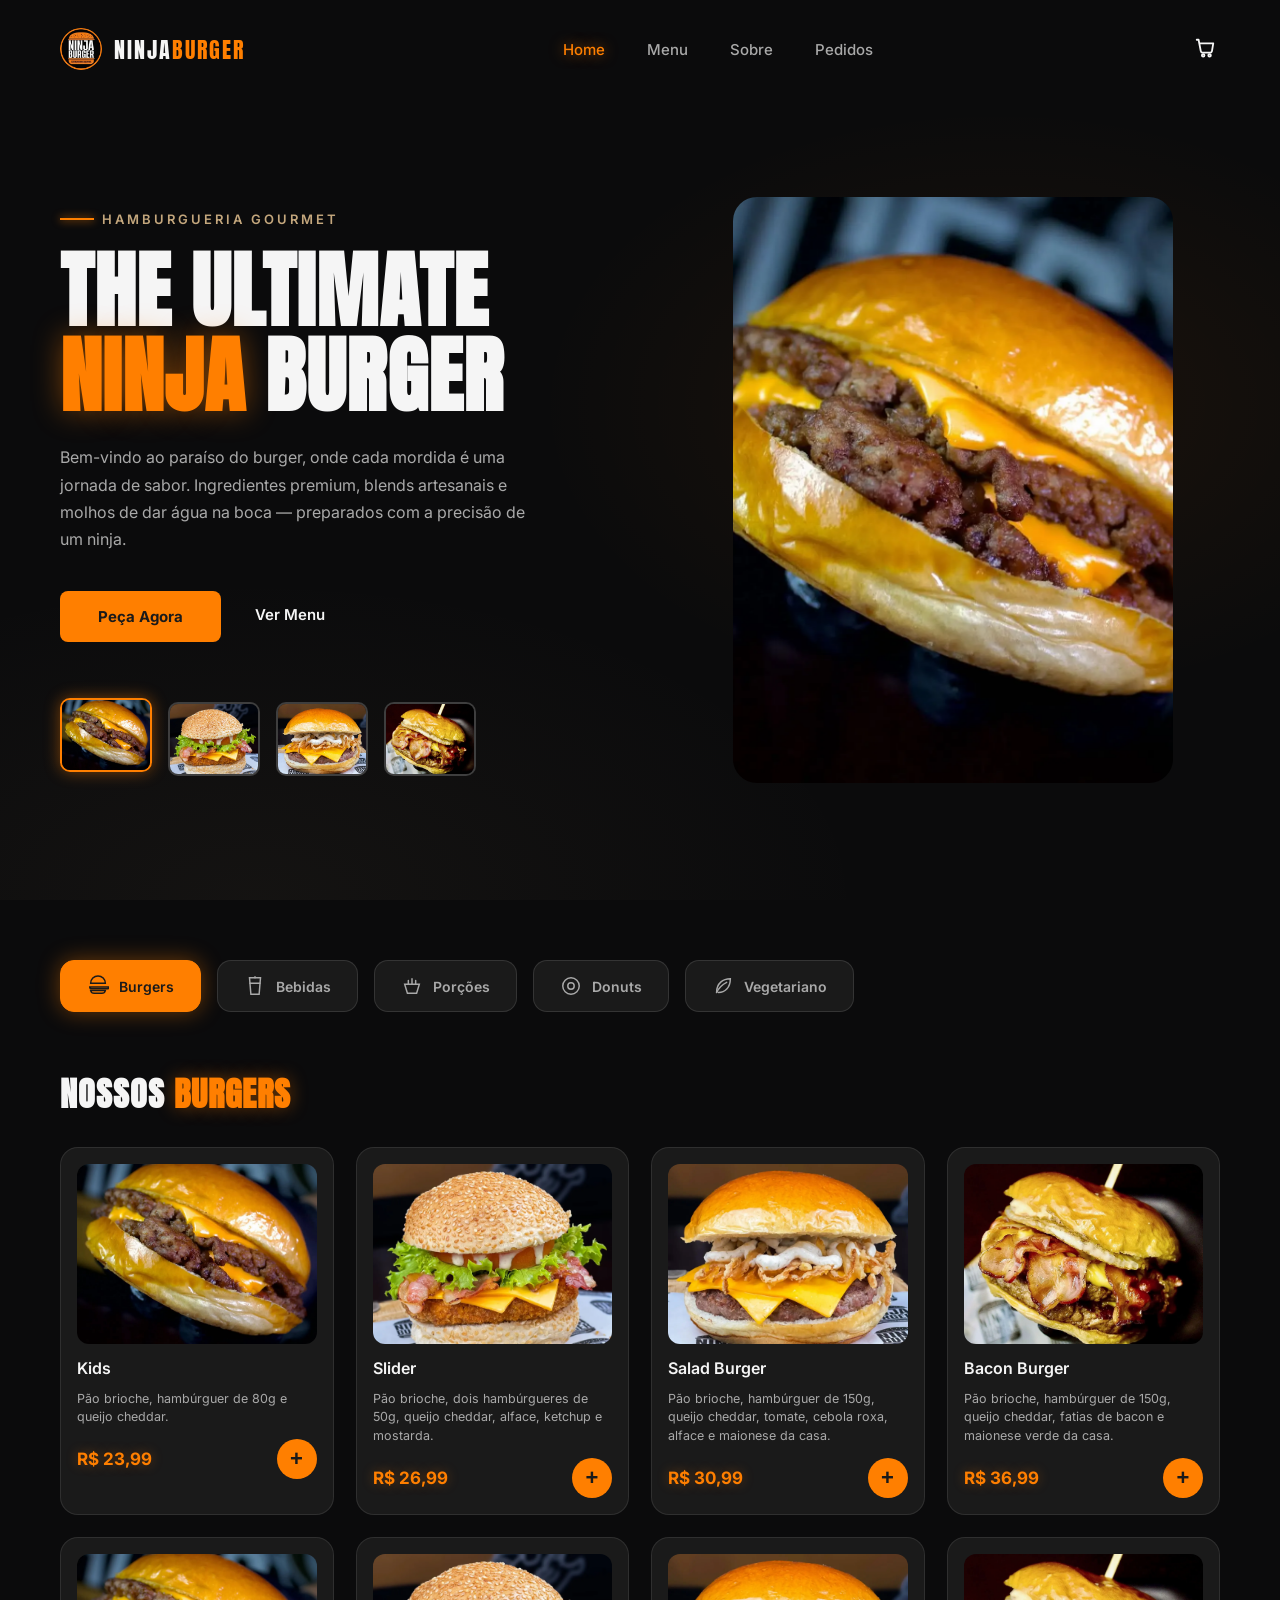
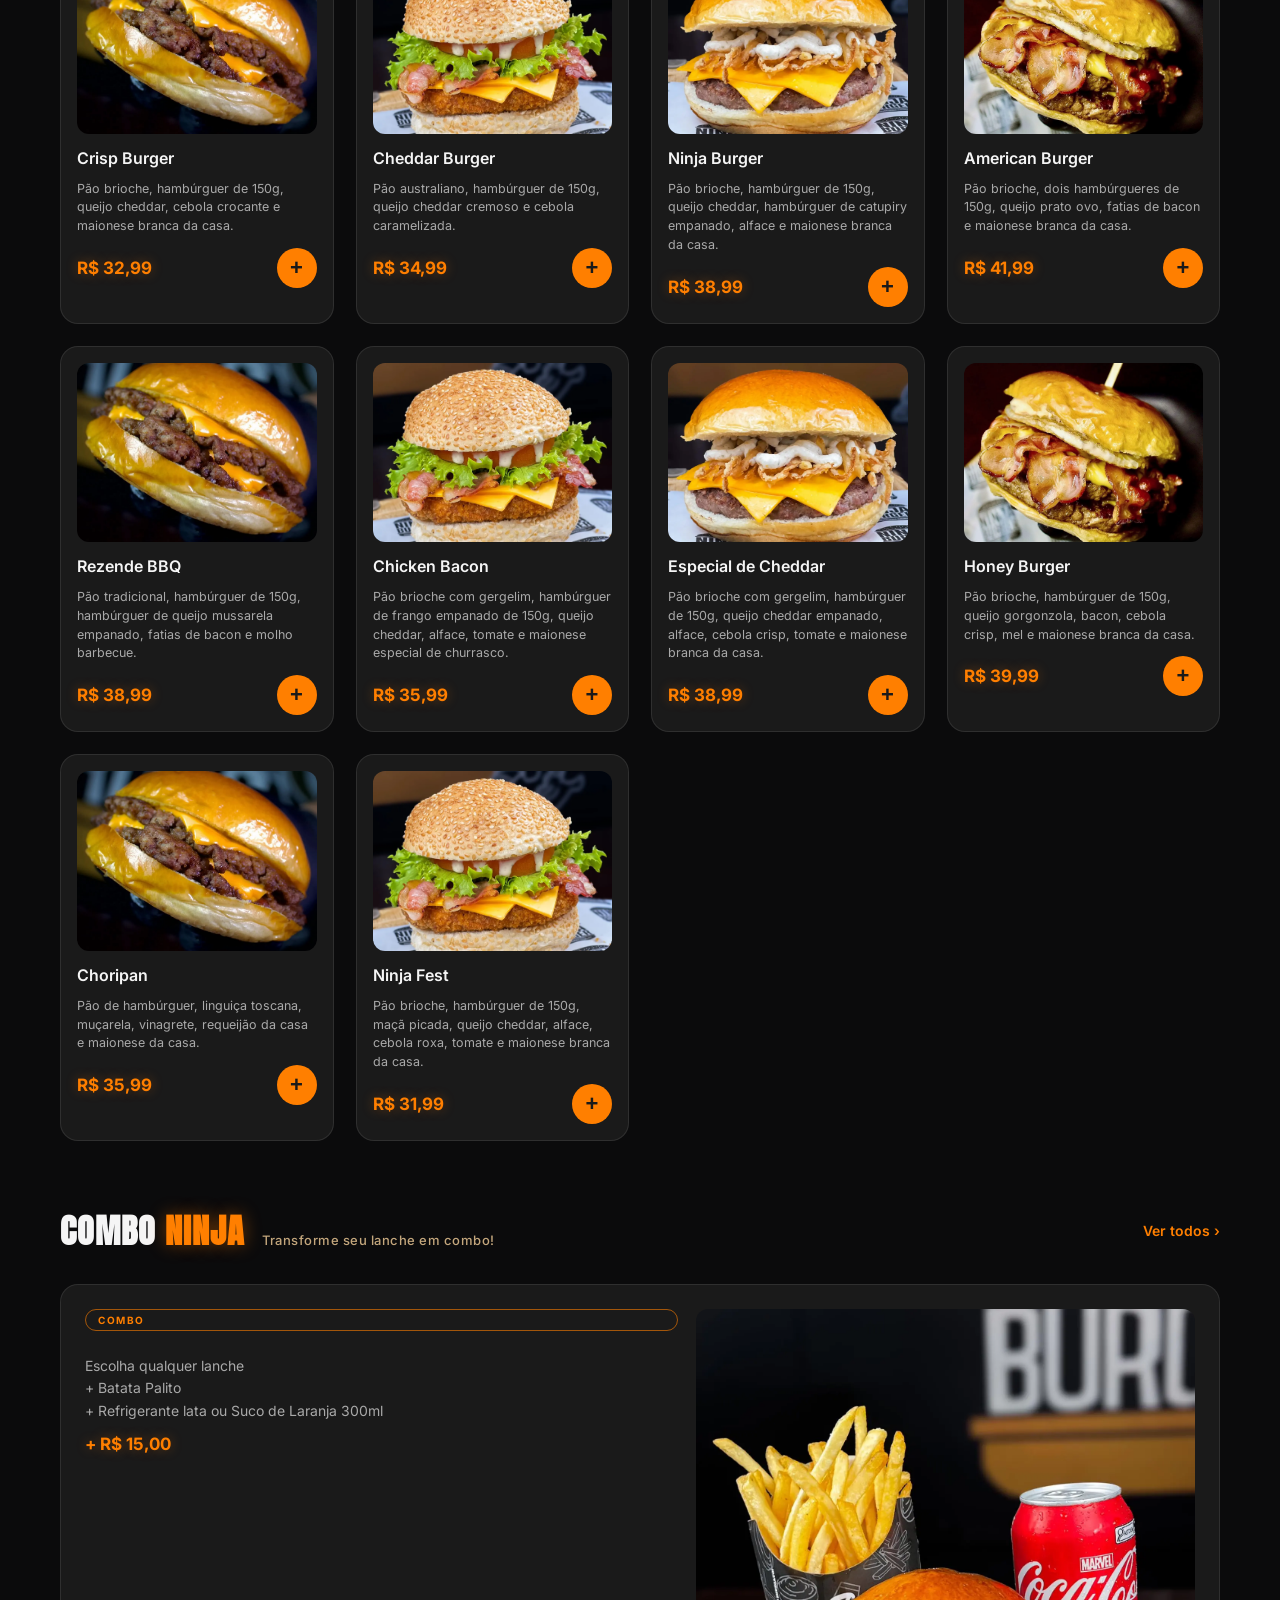
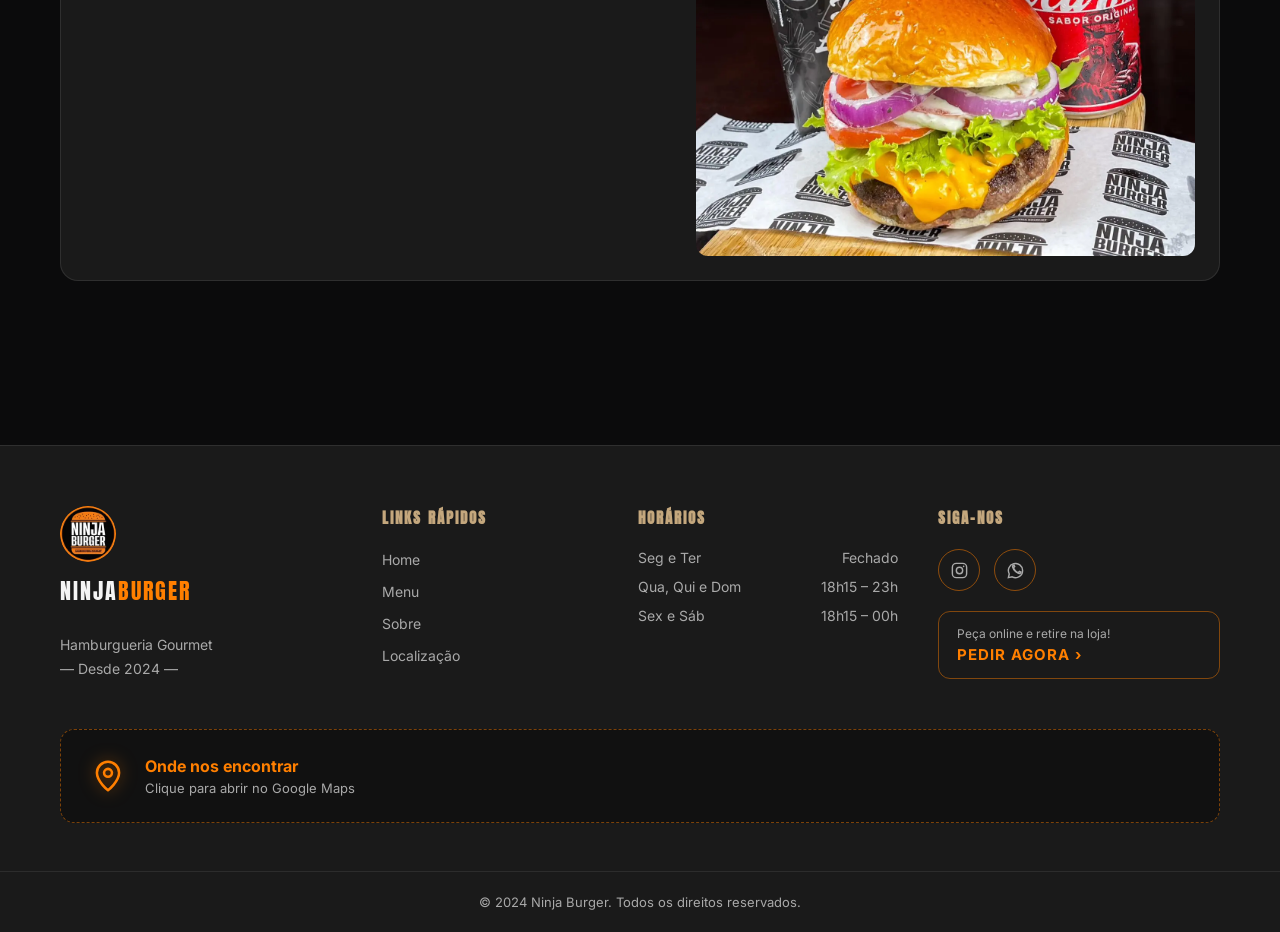
<file: index.html>
<!doctype html>
<html lang="pt-BR">
  <head>
    <meta charset="UTF-8" />
    <meta name="viewport" content="width=device-width, initial-scale=1.0" />
    <meta
      name="description"
      content="Ninja Burger — Hamburgueria Gourmet. Burgers artesanais, porções, donuts e bebidas. Peça online e retire na loja."
    />
    <meta name="theme-color" content="#0b0b0c" />
    <title>Ninja Burger — Hamburgeria Gourmet</title>
    <link rel="icon" type="image/png" href="imagens/logo_ninjaburger.jpg" />
    <link rel="preconnect" href="https://fonts.googleapis.com" />
    <link rel="preconnect" href="https://fonts.gstatic.com" crossorigin />
    <link
      href="https://fonts.googleapis.com/css2?family=Anton&family=Inter:wght@400;500;600;700&display=swap"
      rel="stylesheet"
    />
    <link rel="stylesheet" href="css/style.css" />
    <script defer src="https://cdn.vercel-insights.com/v1/script.js"></script>
  </head>
  <body>
    <!-- NAVBAR -->
    <header class="navbar">
      <a href="#home" class="logo">
        <img
          src="imagens/logo_ninjaburger.jpg"
          alt="Logo Ninja Burger"
          class="logo-img"
        />
        <span class="logo-text">Ninja<em>Burger</em></span>
      </a>

      <nav>
        <ul class="nav-links">
          <li><a href="#home" class="active">Home</a></li>
          <li><a href="#menu">Menu</a></li>
          <li><a href="#sobre">Sobre</a></li>
          <li><a href="#" id="nav-orders-link">Pedidos</a></li>
        </ul>
      </nav>

      <div class="nav-icons">
        <button aria-label="Carrinho" id="cart-open-btn" class="cart-btn">
          <span class="cart-count" id="cart-count">0</span>
          <svg
            width="22"
            height="22"
            viewBox="0 0 24 24"
            fill="none"
            stroke="currentColor"
            stroke-width="2"
            stroke-linecap="round"
            stroke-linejoin="round"
          >
            <path
              d="M3 3h2l2.4 12.4A2 2 0 0 0 9.4 17h8.2a2 2 0 0 0 2-1.6L21 7H6"
            />
            <circle cx="10" cy="20" r="1.4" />
            <circle cx="17" cy="20" r="1.4" />
          </svg>
        </button>
      </div>
    </header>

    <!-- HERO -->
    <section class="hero" id="home">
      <div class="hero-content">
        <span class="hero-tag">Hamburgueria Gourmet</span>
        <h1>The Ultimate <span class="accent">Ninja</span> Burger</h1>
        <p>
          Bem-vindo ao paraíso do burger, onde cada mordida é uma jornada de
          sabor. Ingredientes premium, blends artesanais e molhos de dar água na
          boca — preparados com a precisão de um ninja.
        </p>

        <div class="hero-actions">
          <a href="#menu" class="btn-primary">Peça Agora</a>
          <a href="#menu" class="btn-ghost">Ver Menu</a>
        </div>

        <div class="hero-thumbs">
          <div class="thumb active">
            <img src="imagens/imagem2.webp" alt="Burger 2" />
          </div>
          <div class="thumb">
            <img src="imagens/imagem3.webp" alt="Burger 3" />
          </div>
          <div class="thumb">
            <img src="imagens/imagem4.webp" alt="Burger 4" />
          </div>
          <div class="thumb">
            <img src="imagens/imagem5.webp" alt="Burger 5" />
          </div>
        </div>
      </div>

      <div class="hero-media">
        <div class="hero-media-placeholder">
          <img
            id="hero-image"
            src="imagens/imagem2.webp"
            alt="Burger em destaque"
          />
        </div>
      </div>
    </section>

    <!-- CARDÁPIO -->
    <section class="menu" id="menu">
      <!-- Categorias -->
      <div class="menu-categories">
        <button class="category active" data-cat="burgers">
          <!-- ícone burger -->
          <svg
            viewBox="0 0 24 24"
            fill="none"
            stroke="currentColor"
            stroke-width="1.6"
            stroke-linecap="round"
          >
            <path d="M4 9a8 8 0 0 1 16 0Z" />
            <path d="M3 13h21a2 2 0 0 1-2 2H5a2 2 0 0 1-2-2Z" />
            <path d="M4 17h16a4 4 0 0 1-4 3H8a4 4 0 0 1-4-3Z" />
          </svg>
          <span>Burgers</span>
        </button>
        <button class="category" data-cat="bebidas">
          <svg
            viewBox="0 0 24 24"
            fill="none"
            stroke="currentColor"
            stroke-width="1.6"
            stroke-linecap="round"
          >
            <path d="M6 3h12l-1.5 18h-9L6 3Z" />
            <path d="M6.5 9h11" />
            <path d="M12 3v-1" />
          </svg>
          <span>Bebidas</span>
        </button>
        <button class="category" data-cat="porcoes">
          <svg
            viewBox="0 0 24 24"
            fill="none"
            stroke="currentColor"
            stroke-width="1.6"
            stroke-linecap="round"
          >
            <path d="M4 10h16l-3 10H7L4 10Z" />
            <path d="M8 10V6M12 10V4M16 10V6" />
          </svg>
          <span>Porções</span>
        </button>
        <button class="category" data-cat="donuts">
          <svg
            viewBox="0 0 24 24"
            fill="none"
            stroke="currentColor"
            stroke-width="1.6"
            stroke-linecap="round"
          >
            <circle cx="12" cy="12" r="9" />
            <circle cx="12" cy="12" r="3.5" />
          </svg>
          <span>Donuts</span>
        </button>
        <button class="category" data-cat="vegetariano">
          <svg
            viewBox="0 0 24 24"
            fill="none"
            stroke="currentColor"
            stroke-width="1.6"
            stroke-linecap="round"
          >
            <path d="M5 19C5 9 12 4 20 4c0 10-6 15-13 15" />
            <path d="M5 19c3-6 7-9 11-11" />
          </svg>
          <span>Vegetariano</span>
        </button>
      </div>

      <!-- Produtos (renderizados via JS conforme a categoria) -->
      <div class="menu-section">
        <div class="section-header">
          <h2 id="menu-title">Nossos <span class="accent">Burgers</span></h2>
        </div>

        <div class="dishes-grid" id="products-grid"></div>
      </div>

      <!-- Combos -->
      <div class="menu-section">
        <div class="section-header">
          <h2>
            Combo <span class="accent">Ninja</span>
            <small>Transforme seu lanche em combo!</small>
          </h2>
          <a href="#menu" class="view-all">Ver todos <span>›</span></a>
        </div>

        <div class="bundles-grid">
          <article class="bundle-card">
            <div class="bundle-info">
              <span class="badge">Combo</span>
              <p class="bundle-desc">
                Escolha qualquer lanche<br />+ Batata Palito<br />+ Refrigerante
                lata ou Suco de Laranja 300ml
              </p>
              <span class="price">+ R$ 15,00</span>
            </div>
            <div class="bundle-img">
              <img src="imagens/imagem1.webp" alt="Combo Ninja Burger" />
            </div>
          </article>
        </div>
      </div>
    </section>

    <!-- FOOTER -->
    <footer class="footer" id="sobre">
      <div class="footer-grid">
        <!-- Logo -->
        <div class="footer-brand">
          <img
            src="imagens/logo_ninjaburger.jpg"
            alt="Logo Ninja Burger"
            class="logo-img"
          />
          <span class="logo-text">Ninja<em>Burger</em></span>
          <p class="footer-slogan">Hamburgueria Gourmet<br />— Desde 2024 —</p>
        </div>

        <!-- Links rápidos -->
        <div class="footer-col">
          <h4>Links Rápidos</h4>
          <ul>
            <li><a href="#home">Home</a></li>
            <li><a href="#menu">Menu</a></li>
            <li><a href="#sobre">Sobre</a></li>
            <li>
              <a
                href="https://www.google.com/maps/search/?api=1&query=Ninja+Burger"
                target="_blank"
                rel="noopener"
                >Localização</a
              >
            </li>
          </ul>
        </div>

        <!-- Horários -->
        <div class="footer-col">
          <h4>Horários</h4>
          <ul class="hours">
            <li><span>Seg e Ter</span><span>Fechado</span></li>
            <li><span>Qua, Qui e Dom</span><span>18h15 – 23h</span></li>
            <li><span>Sex e Sáb</span><span>18h15 – 00h</span></li>
          </ul>
        </div>

        <!-- Social + pedido -->
        <div class="footer-col">
          <h4>Siga-nos</h4>
          <div class="social-icons">
            <a
              href="https://www.instagram.com/ninjaburgerpiracicaba?stkn=ZDNlZDc0MzIxNw=="
              target="_blank"
              rel="noopener"
              aria-label="Instagram"
            >
              <svg
                viewBox="0 0 24 24"
                fill="none"
                stroke="currentColor"
                stroke-width="1.8"
                stroke-linecap="round"
              >
                <rect x="3" y="3" width="18" height="18" rx="5" />
                <circle cx="12" cy="12" r="4" />
                <circle
                  cx="17.2"
                  cy="6.8"
                  r="1"
                  fill="currentColor"
                  stroke="none"
                />
              </svg>
            </a>
            <a
              href="https://wa.me/5519999010438"
              target="_blank"
              rel="noopener"
              aria-label="WhatsApp"
            >
              <svg
                viewBox="0 0 24 24"
                fill="none"
                stroke="currentColor"
                stroke-width="1.8"
                stroke-linecap="round"
              >
                <path
                  d="M21 12a9 9 0 0 1-13.2 8L3 21l1.1-4.6A9 9 0 1 1 21 12Z"
                />
                <path
                  d="M9.5 8.5c.5 2.5 3.5 5.5 6 6l1.5-1.5 2 1c-.5 1.5-1.5 2-3 1.5-3-1-6.5-4.5-7.5-7.5-.5-1.5 0-2.5 1.5-3l1 2-1.5 1.5Z"
                />
              </svg>
            </a>
          </div>
          <a href="#" class="order-btn" id="footer-order-btn">
            <span>Peça online e retire na loja!</span>
            <strong>Pedir Agora ›</strong>
          </a>
        </div>
      </div>

      <!-- Localização (clique abre o Google Maps) -->
      <a
        class="map-link"
        href="https://www.google.com/maps/search/?api=1&query=Ninja+Burger"
        target="_blank"
        rel="noopener"
      >
        <!-- imagem do mapa entra aqui futuramente -->
        <div class="map-placeholder">
          <svg
            viewBox="0 0 24 24"
            fill="none"
            stroke="currentColor"
            stroke-width="1.6"
            stroke-linecap="round"
            stroke-linejoin="round"
          >
            <path d="M12 21s-7-5.5-7-11a7 7 0 0 1 14 0c0 5.5-7 11-7 11Z" />
            <circle cx="12" cy="10" r="2.5" />
          </svg>
          <div>
            <strong>Onde nos encontrar</strong>
            <span>Clique para abrir no Google Maps</span>
          </div>
        </div>
      </a>

      <div class="footer-bottom">
        <p>© 2024 Ninja Burger. Todos os direitos reservados.</p>
      </div>
    </footer>

    <!-- MODAL DE PERSONALIZAÇÃO -->
    <div
      class="modal-overlay"
      id="product-modal"
      role="dialog"
      aria-modal="true"
      aria-labelledby="modal-product-name"
    >
      <div class="modal">
        <button class="modal-close" id="modal-close" aria-label="Fechar">
          &times;
        </button>
        <h3 class="modal-title" id="modal-product-name"></h3>
        <p class="modal-desc" id="modal-product-desc"></p>

        <div class="modal-section" id="modal-remove-section">
          <h4>Remover ingredientes</h4>
          <div class="option-list" id="modal-remove-list"></div>
        </div>

        <div class="modal-section" id="modal-combo-section">
          <h4>Transforme em combo</h4>
          <div class="option-list">
            <div class="option-item">
              <label>
                <input type="checkbox" id="combo-check" />
                Combo
              </label>
              <span class="extra-price">+ R$ 15,00</span>
            </div>
            <p class="combo-desc">
              Adicione Batata Palito + Refrigerante lata ou Suco de Laranja
              300ml ao seu lanche
            </p>
          </div>
        </div>

        <div class="modal-section">
          <h4>Adicionais</h4>
          <div class="option-list" id="modal-extras-list"></div>
        </div>

        <div class="modal-footer">
          <div class="qty-control">
            <button type="button" id="qty-minus">−</button>
            <span id="qty-value">1</span>
            <button type="button" id="qty-plus">+</button>
          </div>
          <button class="btn-primary" id="modal-add-btn">
            Adicionar <span id="modal-total"></span>
          </button>
        </div>
      </div>
    </div>

    <!-- CARRINHO (drawer lateral) -->
    <div class="cart-overlay" id="cart-overlay"></div>
    <aside
      class="cart-drawer"
      id="cart-drawer"
      role="dialog"
      aria-modal="true"
      aria-label="Seu pedido"
    >
      <div class="cart-header">
        <h3>Seu Pedido</h3>
        <button class="modal-close" id="cart-close" aria-label="Fechar">
          &times;
        </button>
      </div>

      <div class="cart-items" id="cart-items"></div>

      <div class="cart-footer">
        <div class="cart-total">
          <span>Total</span>
          <strong id="cart-total">R$ 0,00</strong>
        </div>
        <button class="btn-primary" id="checkout-btn">
          Finalizar pedido no WhatsApp
        </button>
      </div>
    </aside>

    <script src="js/script.js"></script>
  </body>
</html>
</file>
<file: css/style.css>
:root {
  --black: #1A1A1A;
  --bg: #0b0b0c;
  --orange: #FF7F00;
  --gray: #A9A9A9;
  --kraft: #C4A77D;
  --white: #f5f5f5;
}

* {
  margin: 0;
  padding: 0;
  box-sizing: border-box;
}

html {
  scroll-behavior: smooth;
}

body {
  font-family: 'Inter', sans-serif;
  background: var(--bg);
  color: var(--white);
  overflow-x: hidden;
}

/* compensação de rolagem para seções-âncora */
section[id], footer[id] {
  scroll-margin-top: 30px;
}

a.btn-primary, a.btn-ghost {
  display: inline-block;
  text-decoration: none;
}

/* ============ NAVBAR ============ */
.navbar {
  position: absolute;
  top: 0;
  left: 0;
  right: 0;
  display: flex;
  align-items: center;
  justify-content: space-between;
  padding: 28px 60px;
  z-index: 10;
}

.logo {
  display: flex;
  align-items: center;
  gap: 12px;
  text-decoration: none;
}

.logo-img {
  width: 42px;
  height: 42px;
  border-radius: 50%;
  object-fit: cover;
}

.logo-text {
  font-family: 'Anton', sans-serif;
  font-size: 22px;
  letter-spacing: 2px;
  color: var(--white);
  text-transform: uppercase;
}

.logo-text em {
  color: var(--orange);
  font-style: normal;
}

.nav-links {
  display: flex;
  gap: 42px;
  list-style: none;
}

.nav-links a {
  color: var(--gray);
  text-decoration: none;
  font-size: 15px;
  font-weight: 500;
  transition: color .3s, text-shadow .3s;
}

.nav-links a:hover,
.nav-links a.active {
  color: var(--orange);
  text-shadow: 0 0 14px rgba(255, 127, 0, .6);
}

.nav-icons {
  display: flex;
  gap: 22px;
}

.nav-icons button {
  background: none;
  border: none;
  color: var(--white);
  cursor: pointer;
  padding: 4px;
  transition: color .3s, filter .3s;
}

.nav-icons button:hover {
  color: var(--orange);
  filter: drop-shadow(0 0 8px rgba(255, 127, 0, .7));
}

.cart-btn {
  position: relative;
}

.cart-count {
  position: absolute;
  top: -6px;
  right: -8px;
  min-width: 18px;
  height: 18px;
  border-radius: 9px;
  background: var(--orange);
  color: var(--black);
  font-size: 11px;
  font-weight: 700;
  display: flex;
  align-items: center;
  justify-content: center;
  padding: 0 4px;
  opacity: 0;
  transition: opacity .3s;
}

.cart-count.visible {
  opacity: 1;
}

/* ============ HERO ============ */
.hero {
  min-height: 100vh;
  display: grid;
  grid-template-columns: 1.1fr 1fr;
  align-items: center;
  padding: 140px 60px 60px;
  gap: 40px;
  position: relative;
  background:
    radial-gradient(ellipse 60% 55% at 78% 45%, rgba(255, 127, 0, .07), transparent 60%),
    radial-gradient(ellipse 80% 60% at 20% 100%, rgba(196, 167, 125, .05), transparent 60%),
    var(--bg);
}

.hero-content {
  max-width: 620px;
}

.hero-tag {
  display: inline-flex;
  align-items: center;
  gap: 8px;
  color: var(--kraft);
  font-size: 13px;
  font-weight: 600;
  letter-spacing: 3px;
  text-transform: uppercase;
  margin-bottom: 22px;
}

.hero-tag::before {
  content: '';
  width: 34px;
  height: 2px;
  background: var(--orange);
  box-shadow: 0 0 8px var(--orange);
}

.hero h1 {
  font-family: 'Anton', sans-serif;
  font-size: clamp(52px, 6.5vw, 96px);
  line-height: 1.02;
  text-transform: uppercase;
  letter-spacing: 1px;
  margin-bottom: 26px;
}

.hero h1 .accent {
  color: var(--orange);
  text-shadow: 0 0 30px rgba(255, 127, 0, .45);
}

.hero p {
  color: var(--gray);
  font-size: 16px;
  line-height: 1.7;
  max-width: 480px;
  margin-bottom: 38px;
}

.hero-actions {
  display: flex;
  align-items: center;
  gap: 34px;
}

.btn-primary {
  background: var(--orange);
  color: var(--black);
  font-family: 'Inter', sans-serif;
  font-size: 15px;
  font-weight: 700;
  padding: 16px 38px;
  border: none;
  border-radius: 8px;
  cursor: pointer;
  transition: box-shadow .3s, transform .3s;
}

.btn-primary:hover {
  box-shadow: 0 0 28px rgba(255, 127, 0, .65), 0 0 60px rgba(255, 127, 0, .3);
  transform: translateY(-2px);
}

.btn-ghost {
  background: none;
  border: none;
  color: var(--white);
  font-size: 15px;
  font-weight: 600;
  cursor: pointer;
  border-bottom: 2px solid transparent;
  padding-bottom: 2px;
  transition: color .3s, border-color .3s, text-shadow .3s;
}

.btn-ghost:hover {
  color: var(--orange);
  border-color: var(--orange);
  text-shadow: 0 0 12px rgba(255, 127, 0, .5);
}

/* thumbnails */
.hero-thumbs {
  display: flex;
  gap: 16px;
  margin-top: 60px;
}

.thumb {
  width: 92px;
  height: 74px;
  border-radius: 10px;
  border: 2px solid rgba(169, 169, 169, .25);
  background: var(--black);
  cursor: pointer;
  overflow: hidden;
  transition: border-color .3s, box-shadow .3s, transform .3s;
}

.thumb img {
  width: 100%;
  height: 100%;
  object-fit: cover;
  display: block;
}

.thumb:hover,
.thumb.active {
  border-color: var(--orange);
  box-shadow: 0 0 16px rgba(255, 127, 0, .45);
  transform: translateY(-4px);
}

/* imagem hero */
.hero-media {
  display: flex;
  justify-content: center;
  align-items: center;
}

.hero-media-placeholder {
  width: 100%;
  max-width: 440px;
  aspect-ratio: 3 / 4;
  border-radius: 24px;
  overflow: hidden;
}

.hero-media-placeholder img {
  width: 100%;
  height: 100%;
  object-fit: cover;
  display: block;
  animation: hero-fade .5s ease;
}

@keyframes hero-fade {
  from {
    opacity: 0;
    transform: scale(1.04);
  }
  to {
    opacity: 1;
    transform: scale(1);
  }
}

/* responsivo */
@media (max-width: 900px) {
  .navbar {
    padding: 20px 24px;
  }

  .nav-links {
    display: none;
  }

  .hero {
    grid-template-columns: 1fr;
    padding: 120px 24px 40px;
    text-align: center;
  }

  .hero h1 {
    font-size: clamp(40px, 11vw, 64px);
    overflow-wrap: break-word;
  }

  .hero-content {
    max-width: 100%;
  }

  .hero p {
    margin-left: auto;
    margin-right: auto;
  }

  .hero-tag {
    justify-content: center;
  }

  .hero-actions {
    justify-content: center;
  }

  .hero-thumbs {
    justify-content: center;
    margin-top: 44px;
  }

  .hero-media {
    order: -1;
  }

  .hero-media-placeholder {
    max-width: 300px;
  }
}

/* ============ CARDÁPIO ============ */
.menu {
  padding: 60px 60px 100px;
  max-width: 1280px;
  margin: 0 auto;
}

/* categorias */
.menu-categories {
  display: flex;
  gap: 16px;
  flex-wrap: wrap;
  margin-bottom: 56px;
}

.category {
  display: flex;
  align-items: center;
  gap: 10px;
  padding: 14px 26px;
  background: var(--black);
  border: 1px solid rgba(169, 169, 169, .18);
  border-radius: 14px;
  color: var(--gray);
  font-family: 'Inter', sans-serif;
  font-size: 14px;
  font-weight: 600;
  cursor: pointer;
  transition: color .3s, border-color .3s, box-shadow .3s;
}

.category svg {
  width: 22px;
  height: 22px;
}

.category:hover {
  color: var(--orange);
  border-color: rgba(255, 127, 0, .5);
}

.category.active {
  color: var(--black);
  background: var(--orange);
  border-color: var(--orange);
  box-shadow: 0 0 22px rgba(255, 127, 0, .4);
}

/* seções */
.menu-section {
  margin-bottom: 64px;
}

.section-header {
  display: flex;
  align-items: center;
  justify-content: space-between;
  margin-bottom: 28px;
}

.section-header h2 {
  font-family: 'Anton', sans-serif;
  font-size: 34px;
  letter-spacing: 1px;
  text-transform: uppercase;
}

.section-header h2 .accent {
  color: var(--orange);
  text-shadow: 0 0 18px rgba(255, 127, 0, .4);
}

.section-header h2 small {
  font-family: 'Inter', sans-serif;
  font-size: 13px;
  font-weight: 500;
  color: var(--kraft);
  letter-spacing: .5px;
  text-transform: none;
  margin-left: 8px;
}

.view-all {
  color: var(--orange);
  font-size: 14px;
  font-weight: 600;
  text-decoration: none;
  transition: text-shadow .3s;
}

.view-all span {
  display: inline-block;
  transition: transform .3s;
}

.view-all:hover {
  text-shadow: 0 0 12px rgba(255, 127, 0, .6);
}

.view-all:hover span {
  transform: translateX(4px);
}

/* grid de pratos */
.dishes-grid {
  display: grid;
  grid-template-columns: repeat(auto-fill, minmax(230px, 1fr));
  gap: 22px;
}

.dish-card {
  position: relative;
  background: var(--black);
  border: 1px solid rgba(169, 169, 169, .15);
  border-radius: 18px;
  padding: 16px;
  transition: border-color .3s, box-shadow .3s, transform .3s;
}

.dish-card:hover {
  border-color: rgba(255, 127, 0, .5);
  box-shadow: 0 0 24px rgba(255, 127, 0, .18);
  transform: translateY(-4px);
}

.badge {
  display: inline-block;
  font-size: 10px;
  font-weight: 700;
  letter-spacing: 1.5px;
  text-transform: uppercase;
  color: var(--orange);
  border: 1px solid rgba(255, 127, 0, .6);
  border-radius: 20px;
  padding: 4px 12px;
  margin-bottom: 12px;
}

.dish-img {
  width: 100%;
  aspect-ratio: 4 / 3;
  border-radius: 12px;
  background: #111;
  margin-bottom: 14px;
  overflow: hidden;
}

.dish-img img {
  width: 100%;
  height: 100%;
  object-fit: cover;
  display: block;
  transition: transform .4s;
}

.dish-card:hover .dish-img img {
  transform: scale(1.06);
}

.dish-card h3 {
  font-size: 16px;
  font-weight: 600;
  margin-bottom: 12px;
}

.dish-footer {
  display: flex;
  align-items: center;
  justify-content: space-between;
}

.price {
  font-size: 17px;
  font-weight: 700;
  color: var(--orange);
  text-shadow: 0 0 12px rgba(255, 127, 0, .35);
}

.add-btn {
  width: 40px;
  height: 40px;
  border-radius: 50%;
  border: none;
  background: var(--orange);
  color: var(--black);
  font-size: 22px;
  font-weight: 700;
  line-height: 1;
  cursor: pointer;
  transition: box-shadow .3s, transform .3s;
}

.add-btn:hover {
  box-shadow: 0 0 18px rgba(255, 127, 0, .7);
  transform: scale(1.1);
}

/* combos */
.bundles-grid {
  display: grid;
  grid-template-columns: repeat(auto-fit, minmax(340px, 1fr));
  gap: 22px;
}

.bundle-card {
  display: flex;
  gap: 18px;
  background: var(--black);
  border: 1px solid rgba(169, 169, 169, .15);
  border-radius: 18px;
  padding: 24px;
  transition: border-color .3s, box-shadow .3s;
}

.bundle-card:hover {
  border-color: rgba(255, 127, 0, .5);
  box-shadow: 0 0 24px rgba(255, 127, 0, .15);
}

.bundle-info {
  display: flex;
  flex-direction: column;
  gap: 12px;
  flex: 1;
}

.bundle-desc {
  color: var(--gray);
  font-size: 14px;
  line-height: 1.6;
}

.bundle-img {
  width: 45%;
  border-radius: 12px;
  background: #111;
  overflow: hidden;
}

.bundle-img img {
  width: 100%;
  height: 100%;
  object-fit: cover;
  display: block;
}

.dish-card .dish-desc {
  color: var(--gray);
  font-size: 12.5px;
  line-height: 1.5;
  margin-bottom: 12px;
  flex: 1;
}

/* ============ MODAL DE PERSONALIZAÇÃO ============ */
.modal-overlay {
  position: fixed;
  inset: 0;
  background: rgba(0, 0, 0, .75);
  display: none;
  align-items: center;
  justify-content: center;
  z-index: 100;
  padding: 20px;
}

.modal-overlay.open {
  display: flex;
}

.modal {
  background: var(--black);
  border: 1px solid rgba(255, 127, 0, .35);
  border-radius: 18px;
  padding: 28px;
  width: 100%;
  max-width: 520px;
  max-height: 85vh;
  overflow-y: auto;
  position: relative;
}

.modal-close {
  position: absolute;
  top: 14px;
  right: 16px;
  background: none;
  border: none;
  color: var(--gray);
  font-size: 26px;
  cursor: pointer;
  transition: color .3s;
}

.modal-close:hover {
  color: var(--orange);
}

.modal-title {
  font-family: 'Anton', sans-serif;
  font-size: 24px;
  text-transform: uppercase;
  letter-spacing: 1px;
  margin-bottom: 6px;
  padding-right: 30px;
}

.modal-desc {
  color: var(--gray);
  font-size: 13px;
  line-height: 1.5;
  margin-bottom: 20px;
}

.modal-section {
  margin-bottom: 20px;
}

.modal-section h4 {
  color: var(--kraft);
  font-size: 12px;
  font-weight: 700;
  letter-spacing: 1.5px;
  text-transform: uppercase;
  margin-bottom: 10px;
}

.option-list {
  display: flex;
  flex-direction: column;
  gap: 8px;
}

.option-item {
  display: flex;
  align-items: center;
  justify-content: space-between;
  gap: 12px;
  padding: 10px 14px;
  border: 1px solid rgba(169, 169, 169, .15);
  border-radius: 10px;
  font-size: 14px;
  cursor: pointer;
  transition: border-color .3s, background .3s;
}

.option-item:hover {
  border-color: rgba(255, 127, 0, .4);
}

.option-item.checked {
  border-color: var(--orange);
  background: rgba(255, 127, 0, .08);
}

.option-item label {
  display: flex;
  align-items: center;
  gap: 10px;
  cursor: pointer;
  flex: 1;
}

.option-item input {
  accent-color: var(--orange);
  width: 16px;
  height: 16px;
  cursor: pointer;
}

.option-item .combo-desc {
  color: var(--gray);
  font-size: 12px;
  line-height: 1.5;
  margin-top: 6px;
  padding-left: 4px;
}

.extra-price {
  color: var(--orange);
  font-size: 13px;
  font-weight: 600;
}

.modal-footer {
  display: flex;
  align-items: center;
  justify-content: space-between;
  gap: 16px;
  margin-top: 24px;
}

.qty-control {
  display: flex;
  align-items: center;
  gap: 14px;
  border: 1px solid rgba(169, 169, 169, .25);
  border-radius: 10px;
  padding: 6px 12px;
}

.qty-control button {
  background: none;
  border: none;
  color: var(--orange);
  font-size: 20px;
  font-weight: 700;
  cursor: pointer;
  width: 24px;
}

.qty-control span {
  font-weight: 700;
  min-width: 18px;
  text-align: center;
}

/* ============ CARRINHO ============ */
.cart-overlay {
  position: fixed;
  inset: 0;
  background: rgba(0, 0, 0, .6);
  opacity: 0;
  pointer-events: none;
  transition: opacity .3s;
  z-index: 110;
}

.cart-overlay.open {
  opacity: 1;
  pointer-events: auto;
}

.cart-drawer {
  position: fixed;
  top: 0;
  right: 0;
  bottom: 0;
  width: min(420px, 100%);
  background: var(--black);
  border-left: 1px solid rgba(255, 127, 0, .3);
  display: flex;
  flex-direction: column;
  transform: translateX(100%);
  transition: transform .35s ease;
  z-index: 120;
}

.cart-drawer.open {
  transform: translateX(0);
}

.cart-header {
  display: flex;
  align-items: center;
  justify-content: space-between;
  padding: 22px 24px;
  border-bottom: 1px solid rgba(169, 169, 169, .15);
}

.cart-header h3 {
  font-family: 'Anton', sans-serif;
  font-size: 20px;
  letter-spacing: 1px;
  text-transform: uppercase;
}

.cart-header .modal-close {
  position: static;
}

.cart-items {
  flex: 1;
  overflow-y: auto;
  padding: 20px 24px;
  display: flex;
  flex-direction: column;
  gap: 16px;
}

.cart-empty {
  color: var(--gray);
  font-size: 14px;
  text-align: center;
  margin-top: 40px;
}

.cart-item {
  border: 1px solid rgba(169, 169, 169, .15);
  border-radius: 12px;
  padding: 14px 16px;
}

.cart-item-top {
  display: flex;
  justify-content: space-between;
  align-items: flex-start;
  gap: 10px;
}

.cart-item-name {
  font-size: 15px;
  font-weight: 600;
}

.cart-item-mods {
  color: var(--gray);
  font-size: 12px;
  line-height: 1.5;
  margin-top: 6px;
}

.cart-item-remove {
  background: none;
  border: none;
  color: var(--gray);
  cursor: pointer;
  font-size: 16px;
  transition: color .3s;
}

.cart-item-remove:hover {
  color: var(--orange);
}

.cart-item-bottom {
  display: flex;
  align-items: center;
  justify-content: space-between;
  margin-top: 12px;
}

.cart-item-bottom .qty-control {
  padding: 2px 10px;
  gap: 10px;
}

.cart-item-price {
  color: var(--orange);
  font-weight: 700;
  font-size: 15px;
}

.cart-footer {
  border-top: 1px solid rgba(169, 169, 169, .15);
  padding: 20px 24px;
}

.cart-total {
  display: flex;
  justify-content: space-between;
  align-items: center;
  margin-bottom: 16px;
  font-size: 16px;
}

.cart-total strong {
  color: var(--orange);
  font-size: 20px;
  text-shadow: 0 0 12px rgba(255, 127, 0, .35);
}

#checkout-btn {
  width: 100%;
}

#checkout-btn:disabled {
  opacity: .5;
  cursor: not-allowed;
}

/* responsivo */
@media (max-width: 900px) {
  .modal-footer {
    flex-direction: column;
    align-items: stretch;
  }

  .modal-footer .qty-control {
    justify-content: center;
  }

  .menu {
    padding: 40px 24px 60px;
  }

  .bundle-card {
    flex-direction: column;
  }

  .bundle-img {
    width: 100%;
    aspect-ratio: 16 / 9;
  }
}

/* ============ FOOTER ============ */
.footer {
  background: var(--black);
  border-top: 1px solid rgba(169, 169, 169, .15);
  padding-top: 60px;
}

.footer-grid {
  max-width: 1280px;
  margin: 0 auto;
  padding: 0 60px;
  display: grid;
  grid-template-columns: 1.3fr 1fr 1.2fr 1.3fr;
  gap: 40px;
}

.footer-brand {
  display: flex;
  flex-direction: column;
  align-items: flex-start;
  gap: 12px;
}

.footer-brand .logo-img {
  width: 56px;
  height: 56px;
}

.footer-slogan {
  margin-top: 14px;
  color: var(--gray);
  font-size: 14px;
  line-height: 1.7;
}

.footer-col h4 {
  font-family: 'Anton', sans-serif;
  font-size: 15px;
  letter-spacing: 2px;
  color: var(--kraft);
  text-transform: uppercase;
  margin-bottom: 20px;
}

.footer-col ul {
  list-style: none;
  display: flex;
  flex-direction: column;
  gap: 12px;
}

.footer-col a:not(.order-btn) {
  color: var(--gray);
  font-size: 14px;
  text-decoration: none;
  transition: color .3s, text-shadow .3s;
}

.footer-col a:not(.order-btn):hover {
  color: var(--orange);
  text-shadow: 0 0 10px rgba(255, 127, 0, .5);
}

.hours li {
  display: flex;
  justify-content: space-between;
  gap: 16px;
  color: var(--gray);
  font-size: 14px;
}

/* social */
.social-icons {
  display: flex;
  gap: 14px;
  margin-bottom: 20px;
}

.social-icons a {
  width: 42px;
  height: 42px;
  display: flex;
  align-items: center;
  justify-content: center;
  border: 1px solid rgba(255, 127, 0, .5);
  border-radius: 50%;
  color: var(--orange);
  transition: background .3s, color .3s, box-shadow .3s;
}

.social-icons svg {
  width: 19px;
  height: 19px;
}

.social-icons a:hover {
  background: var(--orange);
  color: var(--black);
  box-shadow: 0 0 18px rgba(255, 127, 0, .55);
}

/* botão pedir */
.order-btn {
  display: flex;
  flex-direction: column;
  gap: 4px;
  padding: 14px 18px;
  border: 1px solid rgba(255, 127, 0, .45);
  border-radius: 12px;
  text-decoration: none;
  transition: box-shadow .3s, border-color .3s;
}

.order-btn span {
  color: var(--gray);
  font-size: 12px;
}

.order-btn strong {
  color: var(--orange);
  font-size: 15px;
  text-transform: uppercase;
  letter-spacing: 1px;
}

.order-btn:hover {
  border-color: var(--orange);
  box-shadow: 0 0 20px rgba(255, 127, 0, .3);
}

/* mapa */
.map-link {
  display: block;
  max-width: 1280px;
  margin: 48px auto 0;
  padding: 0 60px;
  text-decoration: none;
}

.map-placeholder {
  display: flex;
  align-items: center;
  gap: 18px;
  background: #111;
  border: 1px dashed rgba(255, 127, 0, .45);
  border-radius: 14px;
  padding: 26px 28px;
  color: var(--orange);
  transition: box-shadow .3s, border-color .3s;
}

.map-placeholder svg {
  flex-shrink: 0;
  width: 38px;
  height: 38px;
  filter: drop-shadow(0 0 8px rgba(255, 127, 0, .5));
}

.map-placeholder div {
  display: flex;
  flex-direction: column;
  gap: 4px;
}

.map-placeholder strong {
  font-size: 16px;
}

.map-placeholder span {
  color: var(--gray);
  font-size: 13px;
}

.map-link:hover .map-placeholder {
  border-color: var(--orange);
  border-style: solid;
  box-shadow: 0 0 24px rgba(255, 127, 0, .3);
}

/* bottom */
.footer-bottom {
  margin-top: 48px;
  border-top: 1px solid rgba(169, 169, 169, .12);
  padding: 22px;
  text-align: center;
}

.footer-bottom p {
  color: var(--gray);
  font-size: 13px;
}

/* responsivo */
@media (max-width: 900px) {
  .footer-grid {
    grid-template-columns: 1fr;
    padding: 0 24px;
    gap: 32px;
    text-align: center;
  }

  .footer-brand {
    align-items: center;
  }

  .footer-col ul {
    align-items: center;
  }

  .footer-col ul.hours {
    align-items: stretch;
  }

  .social-icons {
    justify-content: center;
  }

  .order-btn {
    align-items: center;
    text-align: center;
  }

  .map-link {
    padding: 0 24px;
  }
}

/* celulares pequenos */
@media (max-width: 480px) {
  .navbar {
    padding: 14px 16px;
  }

  .hero {
    padding: 110px 16px 32px;
  }

  .hero-actions {
    flex-direction: column;
    align-items: stretch;
    gap: 16px;
  }

  .hero-actions .btn-primary,
  .hero-actions .btn-ghost {
    text-align: center;
  }

  .menu-categories {
    flex-wrap: nowrap;
    overflow-x: auto;
    padding-bottom: 8px;
    -webkit-overflow-scrolling: touch;
  }

  .category {
    flex-shrink: 0;
    padding: 12px 18px;
  }

  .section-header {
    flex-direction: column;
    align-items: flex-start;
    gap: 8px;
  }

  .dishes-grid {
    grid-template-columns: 1fr;
  }

  .modal {
    padding: 20px;
  }
}
</file>
